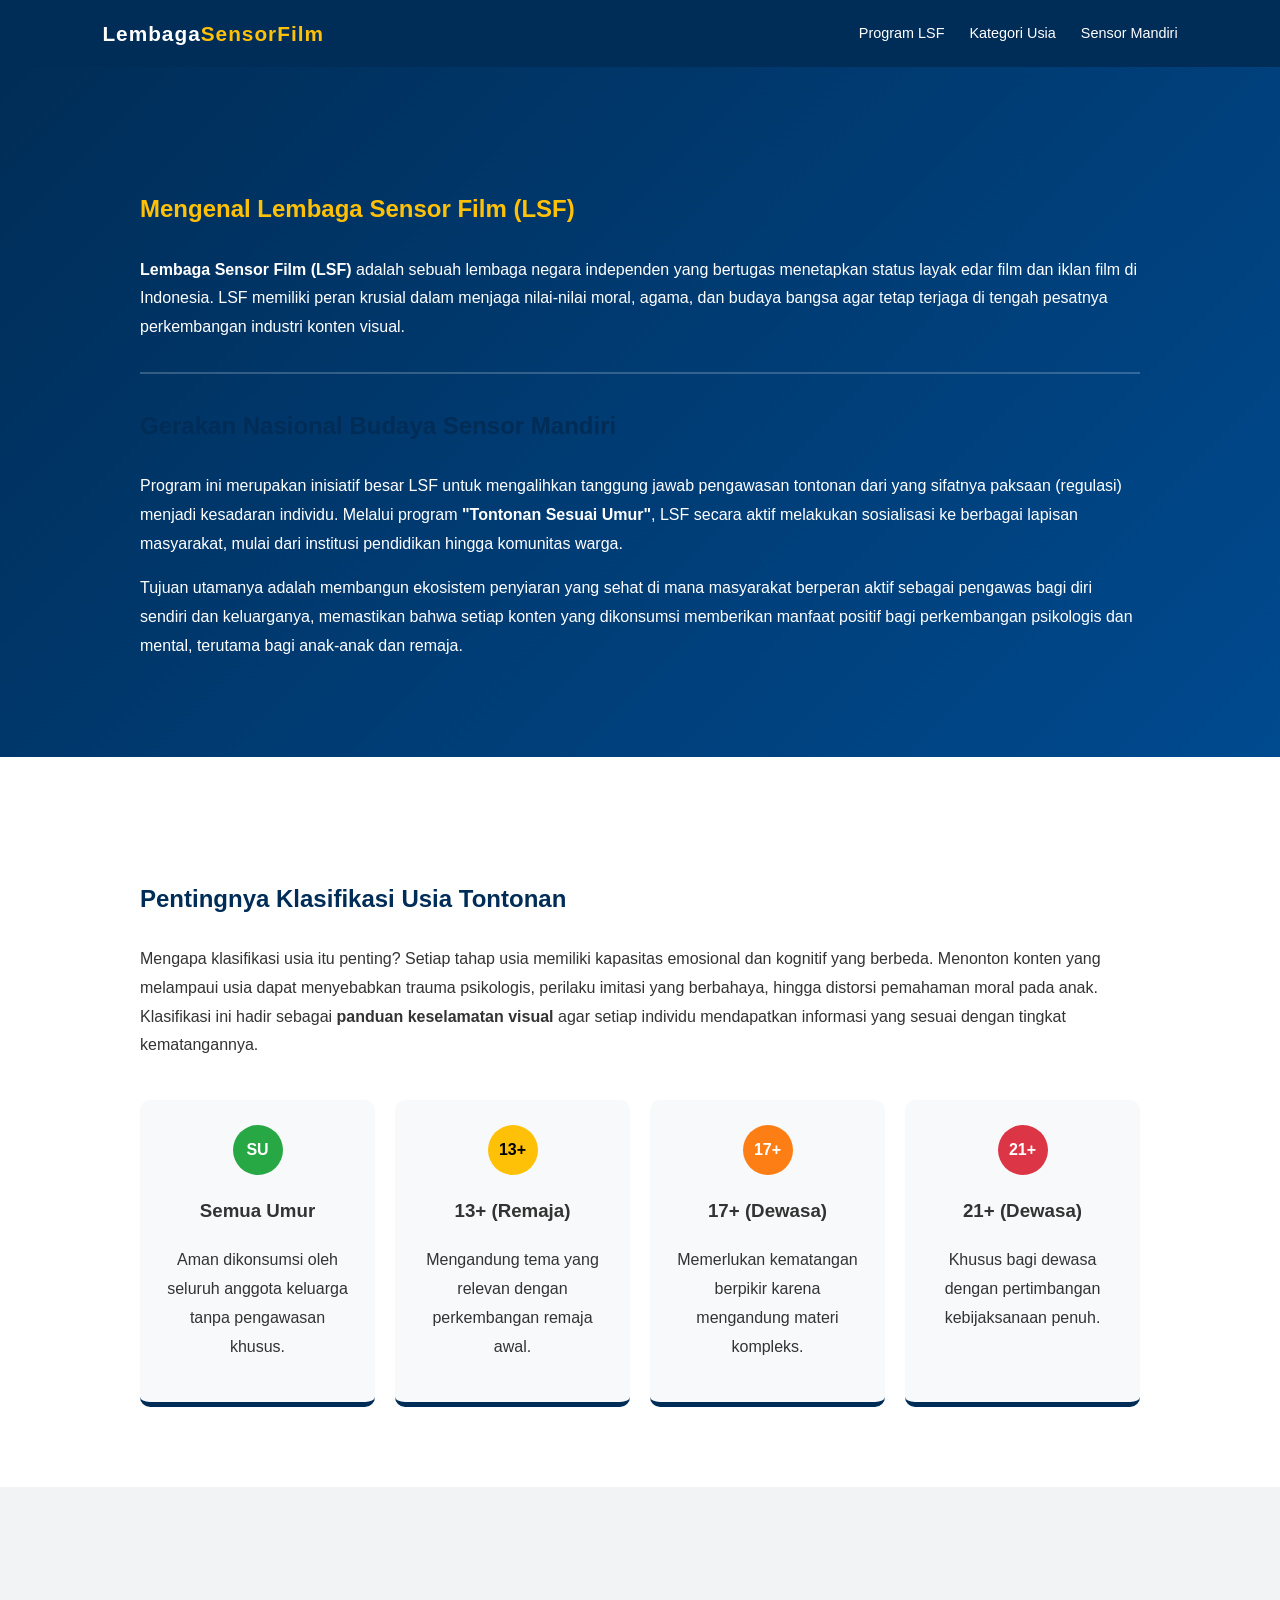
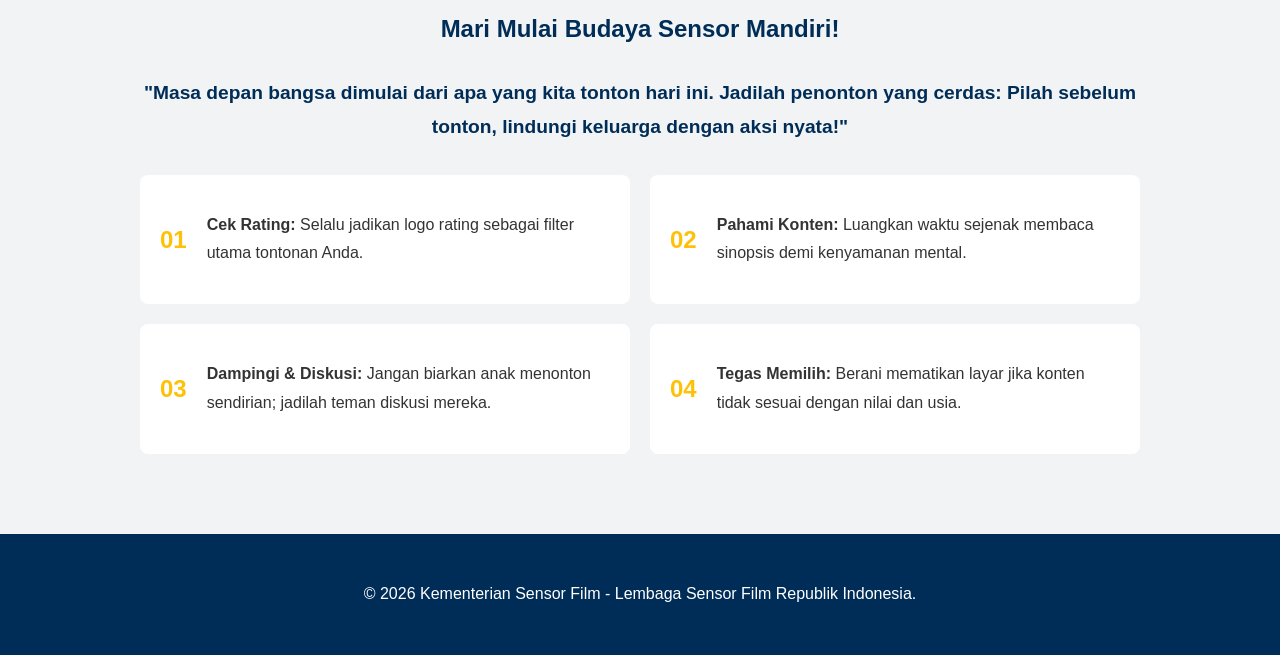
<file: index.html>
<!DOCTYPE html>
<html lang="id">
<head>
    <meta charset="UTF-8">
    <meta name="viewport" content="width=device-width, initial-scale=1.0">
    <title>Budaya Sensor Mandiri - Lembaga Sensor Film</title>
    <link rel="stylesheet" href="style.css">
</head>
<body>
    <header>
        <nav>
            <div class="logo">Lembaga<span>SensorFilm</span></div>
            <ul class="menu">
                <li><a href="#program">Program LSF</a></li>
                <li><a href="#kategori">Kategori Usia</a></li>
                <li><a href="#sensor-mandiri">Sensor Mandiri</a></li>
            </ul>
        </nav>
    </header>

    <main>
        <section id="program" class="hero-section">
            <div class="content-wrapper">
                <h1>Mengenal Lembaga Sensor Film (LSF)</h1>
                <p><strong>Lembaga Sensor Film (LSF)</strong> adalah sebuah lembaga negara independen yang bertugas menetapkan status layak edar film dan iklan film di Indonesia. LSF memiliki peran krusial dalam menjaga nilai-nilai moral, agama, dan budaya bangsa agar tetap terjaga di tengah pesatnya perkembangan industri konten visual.</p>
                
                <hr style="border: 0.5px solid rgba(255,255,255,0.2); margin: 30px 0;">

                <h2>Gerakan Nasional Budaya Sensor Mandiri</h2>
                <p>Program ini merupakan inisiatif besar LSF untuk mengalihkan tanggung jawab pengawasan tontonan dari yang sifatnya paksaan (regulasi) menjadi kesadaran individu. Melalui program <strong>"Tontonan Sesuai Umur"</strong>, LSF secara aktif melakukan sosialisasi ke berbagai lapisan masyarakat, mulai dari institusi pendidikan hingga komunitas warga.</p>
                <p>Tujuan utamanya adalah membangun ekosistem penyiaran yang sehat di mana masyarakat berperan aktif sebagai pengawas bagi diri sendiri dan keluarganya, memastikan bahwa setiap konten yang dikonsumsi memberikan manfaat positif bagi perkembangan psikologis dan mental, terutama bagi anak-anak dan remaja.</p>
            </div>
        </section>

        <section id="kategori">
            <div class="content-wrapper">
                <h2>Pentingnya Klasifikasi Usia Tontonan</h2>
                <p>Mengapa klasifikasi usia itu penting? Setiap tahap usia memiliki kapasitas emosional dan kognitif yang berbeda. Menonton konten yang melampaui usia dapat menyebabkan trauma psikologis, perilaku imitasi yang berbahaya, hingga distorsi pemahaman moral pada anak. Klasifikasi ini hadir sebagai <strong>panduan keselamatan visual</strong> agar setiap individu mendapatkan informasi yang sesuai dengan tingkat kematangannya.</p>
                
                <div class="rating-grid">
                    <div class="rating-card">
                        <div class="badge su">SU</div>
                        <h3>Semua Umur</h3>
                        <p>Aman dikonsumsi oleh seluruh anggota keluarga tanpa pengawasan khusus.</p>
                    </div>
                    <div class="rating-card">
                        <div class="badge p13">13+</div>
                        <h3>13+ (Remaja)</h3>
                        <p>Mengandung tema yang relevan dengan perkembangan remaja awal.</p>
                    </div>
                    <div class="rating-card">
                        <div class="badge d17">17+</div>
                        <h3>17+ (Dewasa)</h3>
                        <p>Memerlukan kematangan berpikir karena mengandung materi kompleks.</p>
                    </div>
                    <div class="rating-card">
                        <div class="badge d21">21+</div>
                        <h3>21+ (Dewasa)</h3>
                        <p>Khusus bagi dewasa dengan pertimbangan kebijaksanaan penuh.</p>
                    </div>
                </div>
            </div>
        </section>

        <section id="sensor-mandiri" class="light-bg">
            <div class="content-wrapper" style="text-align: center;">
                <h2>Mari Mulai Budaya Sensor Mandiri!</h2>
                <p style="font-size: 1.2em; color: #002D57; font-weight: 600; margin-bottom: 30px;">
                    "Masa depan bangsa dimulai dari apa yang kita tonton hari ini. Jadilah penonton yang cerdas: Pilah sebelum tonton, lindungi keluarga dengan aksi nyata!"
                </p>
                
                <div class="steps-container" style="text-align: left;">
                    <div class="step-item">
                        <span class="step-num">01</span>
                        <p><strong>Cek Rating:</strong> Selalu jadikan logo rating sebagai filter utama tontonan Anda.</p>
                    </div>
                    <div class="step-item">
                        <span class="step-num">02</span>
                        <p><strong>Pahami Konten:</strong> Luangkan waktu sejenak membaca sinopsis demi kenyamanan mental.</p>
                    </div>
                    <div class="step-item">
                        <span class="step-num">03</span>
                        <p><strong>Dampingi & Diskusi:</strong> Jangan biarkan anak menonton sendirian; jadilah teman diskusi mereka.</p>
                    </div>
                    <div class="step-item">
                        <span class="step-num">04</span>
                        <p><strong>Tegas Memilih:</strong> Berani mematikan layar jika konten tidak sesuai dengan nilai dan usia.</p>
                    </div>
                </div>
            </div>
        </section>
    </main>

    <footer>
        <p>&copy; 2026 Kementerian Sensor Film - Lembaga Sensor Film Republik Indonesia.</p>
    </footer>
</body>
</html>
</file>
<file: style.css>
:root {
    --lsf-blue: #002D57;
    --lsf-gold: #FFC107;
    --lsf-light: #F8F9FA;
    --text-dark: #333333;
    --white: #ffffff;
}

html {
    scroll-behavior: smooth;
}

body {
    font-family: 'Segoe UI', Roboto, Helvetica, Arial, sans-serif;
    margin: 0;
    padding: 0;
    background-color: var(--white);
    color: var(--text-dark);
    line-height: 1.8;
}

header {
    background-color: var(--lsf-blue);
    padding: 15px 0;
    position: sticky;
    top: 0;
    z-index: 1000;
}

nav {
    display: flex;
    justify-content: space-between;
    align-items: center;
    padding: 0 8%;
}

.logo {
    color: var(--white);
    font-size: 1.3em;
    font-weight: 800;
    letter-spacing: 1px;
}

.logo span {
    color: var(--lsf-gold);
}

.menu {
    list-style: none;
    display: flex;
    margin: 0;
}

.menu li { margin-left: 25px; }

.menu a {
    color: var(--white);
    text-decoration: none;
    font-weight: 500;
    font-size: 0.9em;
    transition: 0.3s;
}

.menu a:hover { color: var(--lsf-gold); }

section {
    padding: 100px 8% 80px 8%;
}

.content-wrapper {
    max-width: 1000px;
    margin: 0 auto;
}

h1, h2 {
    color: var(--lsf-blue);
    margin-bottom: 25px;
}

.hero-section {
    background: linear-gradient(135deg, #002D57 0%, #004a8f 100%);
    color: var(--white);
}

.hero-section h1 { color: var(--lsf-gold); }

.rating-grid {
    display: grid;
    grid-template-columns: repeat(auto-fit, minmax(220px, 1fr));
    gap: 20px;
    margin-top: 40px;
}

.rating-card {
    background: var(--lsf-light);
    padding: 25px;
    border-radius: 10px;
    text-align: center;
    border-bottom: 5px solid var(--lsf-blue);
}

.badge {
    width: 50px;
    height: 50px;
    line-height: 50px;
    margin: 0 auto 15px;
    border-radius: 50%;
    font-weight: bold;
    color: white;
}

.su { background-color: #28a745; }
.p13 { background-color: #ffc107; color: #000; }
.d17 { background-color: #fd7e14; }
.d21 { background-color: #dc3545; }

.light-bg { background-color: #f1f3f5; }

.steps-container {
    display: grid;
    grid-template-columns: repeat(auto-fit, minmax(400px, 1fr));
    gap: 20px;
    margin-top: 30px;
}

.step-item {
    display: flex;
    align-items: center;
    background: var(--white);
    padding: 20px;
    border-radius: 8px;
}

.step-num {
    font-size: 1.5em;
    font-weight: 800;
    color: var(--lsf-gold);
    margin-right: 20px;
}

footer {
    background: var(--lsf-blue);
    color: var(--white);
    text-align: center;
    padding: 30px 0;
}
</file>
